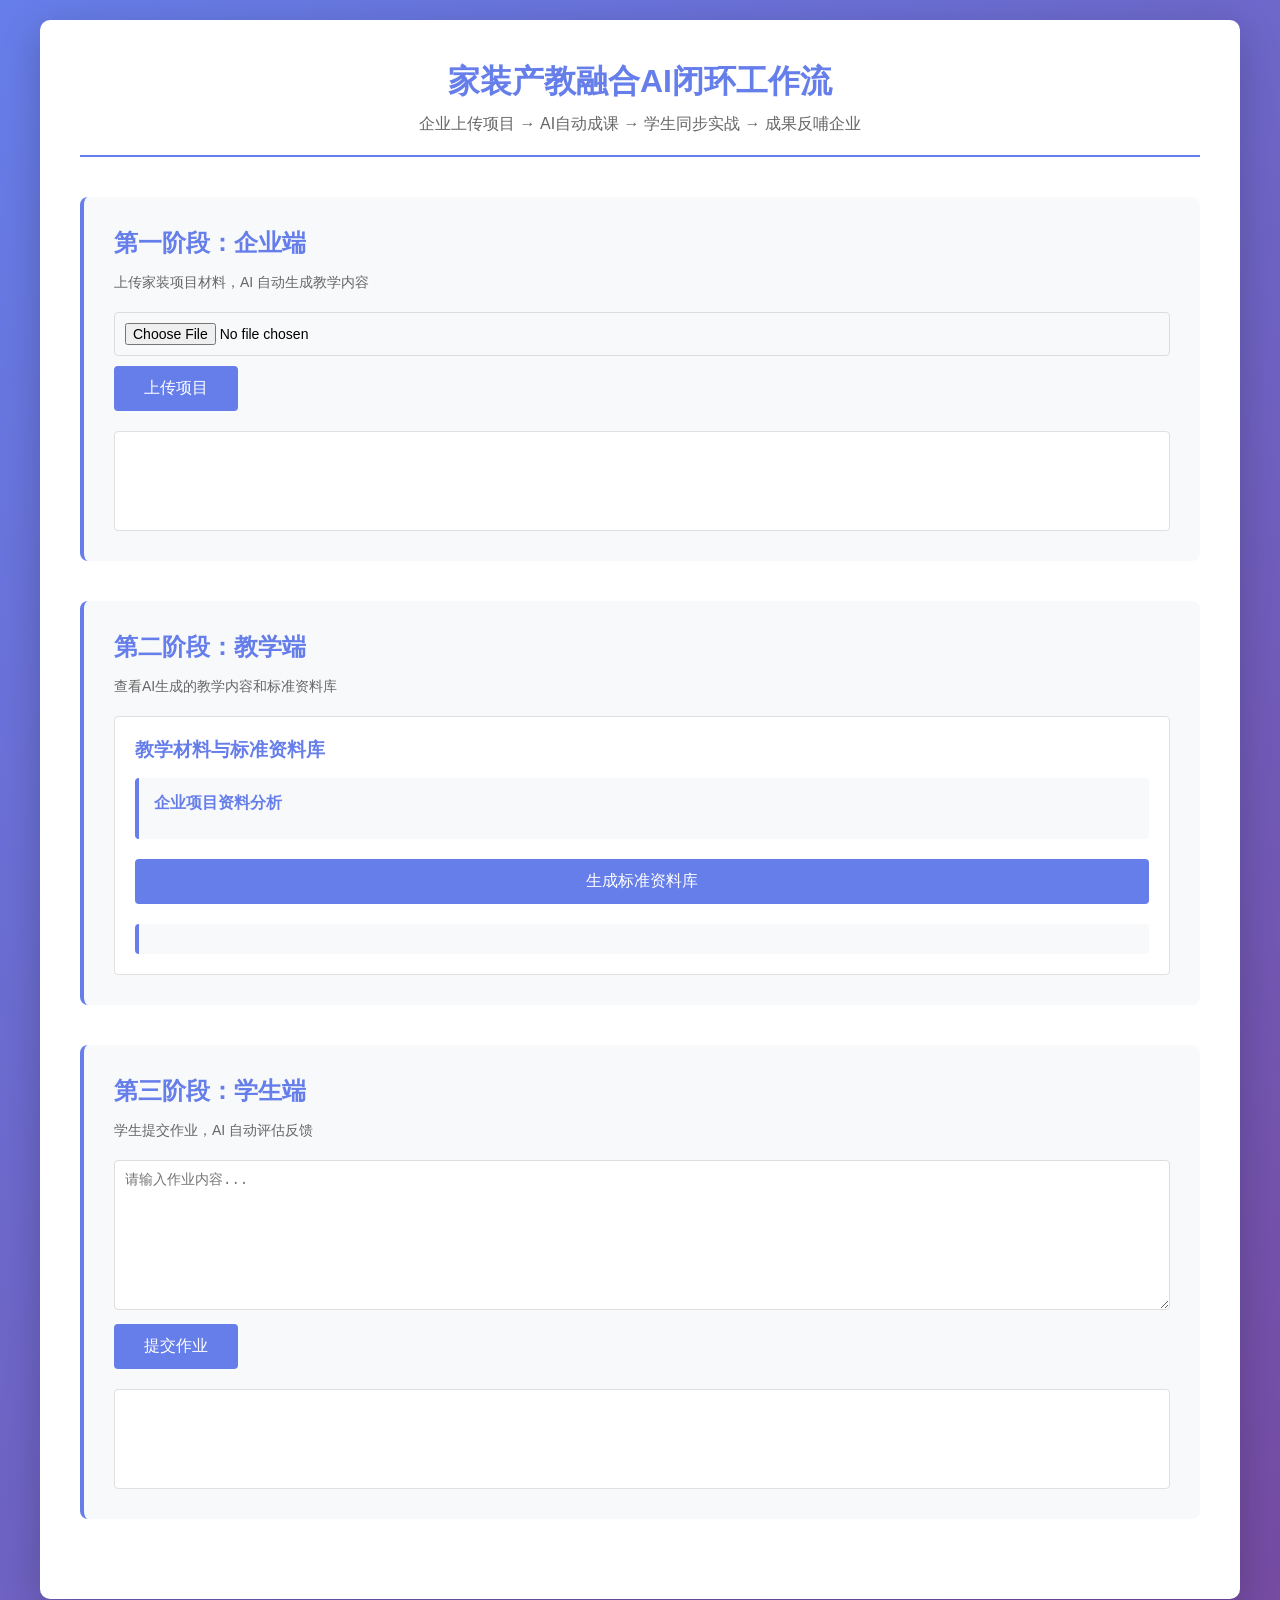
<file: templates/index.html>
<!DOCTYPE html>
<html lang="zh-CN">
<head>
    <meta charset="UTF-8">
    <meta name="viewport" content="width=device-width, initial-scale=1.0">
    <title>家装产教融合AI闭环工作流</title>
    <style>
        * {
            margin: 0;
            padding: 0;
            box-sizing: border-box;
        }
        
        body {
            font-family: 'Microsoft YaHei', Arial, sans-serif;
            background: linear-gradient(135deg, #667eea 0%, #764ba2 100%);
            min-height: 100vh;
            padding: 20px;
        }
        
        .container {
            max-width: 1200px;
            margin: 0 auto;
            background: white;
            border-radius: 10px;
            box-shadow: 0 10px 40px rgba(0,0,0,0.2);
            padding: 40px;
        }
        
        header {
            text-align: center;
            margin-bottom: 40px;
            padding-bottom: 20px;
            border-bottom: 2px solid #667eea;
        }
        
        header h1 {
            color: #667eea;
            font-size: 32px;
            margin-bottom: 10px;
        }
        
        header p {
            color: #666;
            font-size: 16px;
        }
        
        .stage {
            margin-bottom: 40px;
            padding: 30px;
            background: #f8f9fa;
            border-radius: 8px;
            border-left: 4px solid #667eea;
        }
        
        .stage h2 {
            color: #667eea;
            margin-bottom: 15px;
            font-size: 24px;
        }
        
        .stage p {
            color: #666;
            margin-bottom: 20px;
            font-size: 14px;
        }
        
        .upload-area, .submission-area {
            margin-top: 20px;
        }
        
        input[type="file"], textarea {
            width: 100%;
            padding: 10px;
            margin-bottom: 10px;
            border: 1px solid #ddd;
            border-radius: 4px;
            font-size: 14px;
        }
        
        textarea {
            min-height: 150px;
            resize: vertical;
        }
        
        button {
            background: #667eea;
            color: white;
            border: none;
            padding: 12px 30px;
            border-radius: 4px;
            cursor: pointer;
            font-size: 16px;
            transition: background 0.3s;
        }
        
        button:hover {
            background: #764ba2;
        }
        
        .result-area {
            margin-top: 20px;
            padding: 20px;
            background: white;
            border-radius: 4px;
            border: 1px solid #e0e0e0;
            min-height: 100px;
        }
        
        .result-area h3 {
            color: #667eea;
            margin-bottom: 15px;
        }
        
        .result-area p {
            color: #333;
            line-height: 1.6;
        }
        
        /* 新增样式 */
        .materials-section {
            padding: 15px;
            background: #f8f9fa;
            border-radius: 4px;
            border-left: 4px solid #667eea;
            margin-top: 15px;
        }
        
        .section-title {
            color: #667eea;
            margin-bottom: 10px;
            font-size: 16px;
        }
        
        .section-content {
            color: #333;
            line-height: 1.6;
            font-size: 14px;
        }
        
        .generate-area {
            margin-top: 15px;
        }
        
        .generate-area button {
            width: 100%;
        }
        
        .task-list {
            list-style: none;
        }
        
        .task-list li {
            padding: 15px;
            background: #f0f0f0;
            margin-bottom: 10px;
            border-radius: 4px;
        }
        
        .task-list h4 {
            color: #667eea;
            margin-bottom: 10px;
        }
        
        .task-list p {
            color: #666;
            font-size: 14px;
            margin-bottom: 5px;
        }
    </style>
</head>
<body>
    <div class="container">
        <header>
            <h1>家装产教融合AI闭环工作流</h1>
            <p>企业上传项目 → AI自动成课 → 学生同步实战 → 成果反哺企业</p>
        </header>
        
        <main>
            <div class="stage" id="stage1">
                <h2>第一阶段：企业端</h2>
                <p>上传家装项目材料，AI 自动生成教学内容</p>
                <div class="upload-area">
                    <input type="file" id="projectFile" accept=".pdf,.doc,.docx,.txt,.jpg,.png">
                    <button onclick="uploadProject()">上传项目</button>
                </div>
                <div id="courseContent" class="result-area"></div>
            </div>
            
            <div class="stage" id="stage2">
                <h2>第二阶段：教学端</h2>
                <p>查看AI生成的教学内容和标准资料库</p>
                <div class="result-area">
                    <h3>教学材料与标准资料库</h3>
                    
                    <!-- 企业项目资料分析部分 -->
                    <div class="materials-section">
                        <h4 class="section-title">企业项目资料分析</h4>
                        <div id="teachingMaterials" class="section-content"></div>
                    </div>
                    
                    <!-- 标准资料库部分 -->
                    <div class="generate-area" style="margin-top: 20px;">
                        <button onclick="generateMaterials()">生成标准资料库</button>
                    </div>
                    <div id="standardMaterials" class="materials-section" style="margin-top: 20px;"></div>
                </div>
            </div>
            
            <div class="stage" id="stage3">
                <h2>第三阶段：学生端</h2>
                <p>学生提交作业，AI 自动评估反馈</p>
                <div class="submission-area">
                    <textarea id="submissionText" placeholder="请输入作业内容..."></textarea>
                    <button onclick="submitHomework()">提交作业</button>
                </div>
                <div id="feedback" class="result-area"></div>
            </div>
        </main>
    </div>
    
    <script>
        function uploadProject() {
            const fileInput = document.getElementById('projectFile');
            const resultArea = document.getElementById('courseContent');
            
            if (fileInput.files.length === 0) {
                resultArea.innerHTML = '<p style="color: red;">请先选择文件</p>';
                return;
            }
            
            resultArea.innerHTML = '<p>正在上传...</p>';
            
            const formData = new FormData();
            formData.append('file', fileInput.files[0]);
            
            fetch('/upload_project', {
                method: 'POST',
                body: formData
            })
            .then(response => response.json())
            .then(data => {
                if (data.success) {
                    // 获取原始内容
                    let content = data.data.course_content;
                    
                    // 按行过滤
                    const lines = content.split('\n');
                    const filteredLines = lines.filter(line => {
                        // 过滤掉包含错误关键词的行
                        const errorKeywords = [
                            '读取文件失败',
                            'utf-8',
                            'codec',
                            'decode',
                            'invalid start byte',
                            '项目信息：'
                        ];
                        return !errorKeywords.some(keyword => line.includes(keyword));
                    });
                    
                    // 重新组合内容
                    content = filteredLines.join('\n');
                    
                    // 去除【实战任务】
                    content = content.replace(/【实战任务】/g, '');
                    
                    // 去除多余的空行
                    content = content.replace(/\n\s*\n/g, '\n').trim();
                    
                    resultArea.innerHTML = '<h3>生成成功！</h3><p>' + content + '</p>';
                    
                    // 同时更新教学端
                    const teachingMaterials = document.getElementById('teachingMaterials');
                    if (teachingMaterials) {
                        teachingMaterials.innerHTML = '<p>' + content + '</p>';
                    }
                } else {
                    resultArea.innerHTML = '<p style="color: red;">' + data.error + '</p>';
                }
            })
            .catch(error => {
                resultArea.innerHTML = '<p style="color: red;">上传失败：' + error + '</p>';
            });
        }
        
        function generateMaterials() {
            const materialsArea = document.getElementById('standardMaterials');
            
            materialsArea.innerHTML = '<p>正在生成标准资料库...</p>';
            
            // 模拟生成标准资料库
            setTimeout(() => {
                const materials = `
                    <h4 style="color: #667eea; margin-bottom: 10px;">家装设计标准资料库</h4>
                    
                    <h5 style="margin-top: 15px; margin-bottom: 5px;">一、设计规范</h5>
                    <p>1. 空间布局原则：保证动线流畅，功能分区明确</p>
                    <p>2. 色彩搭配：遵循 60-30-10 原则，主色60%，辅助色30%，点缀色10%</p>
                    <p>3. 照明设计：采用基础照明、重点照明、氛围照明三层设计</p>
                    
                    <h5 style="margin-top: 15px; margin-bottom: 5px;">二、常用户型解析</h5>
                    <p>1. 两居室：适合2-4人居住，核心区域为客厅和主卧</p>
                    <p>2. 三居室：适合3-6人居住，需要规划多功能空间</p>
                    <p>3. 四居室：适合4-8人居住，注重私密性和公共空间的平衡</p>
                    
                    <h5 style="margin-top: 15px; margin-bottom: 5px;">三、材料选择指南</h5>
                    <p>1. 地面材料：瓷砖、实木地板、复合地板</p>
                    <p>2. 墙面材料：乳胶漆、壁纸、硅藻泥</p>
                    <p>3. 顶面材料：石膏板吊顶、集成吊顶、裸顶</p>
                    
                    <h5 style="margin-top: 15px; margin-bottom: 5px;">四、预算分配建议</h5>
                    <p>1. 硬装（水电、墙地、吊顶）：40%</p>
                    <p>2. 软装（家具、窗帘、饰品）：30%</p>
                    <p>3. 电器设备：20%</p>
                    <p>4. 备用金：10%</p>
                    
                    <h5 style="margin-top: 15px; margin-bottom: 5px;">五、学生任务清单</h5>
                    <ul class="task-list">
                        <li>
                            <h4>任务1：户型分析</h4>
                            <p>分析给定户型的优缺点，提出改进建议</p>
                        </li>
                        <li>
                            <h4>任务2：方案设计</h4>
                            <p>根据户型特点和用户需求，完成平面布局设计</p>
                        </li>
                        <li>
                            <h4>任务3：材料搭配</h4>
                            <p>选择合适的材料，完成材料方案和预算表</p>
                        </li>
                        <li>
                            <h4>任务4：效果渲染</h4>
                            <p>制作3D效果图，展示最终设计方案</p>
                        </li>
                    </ul>
                `;
                
                materialsArea.innerHTML = materials;
            }, 1500);
        }
        
        function submitHomework() {
            const textInput = document.getElementById('submissionText');
            const resultArea = document.getElementById('feedback');
            
            if (textInput.value.trim() === '') {
                resultArea.innerHTML = '<p style="color: red;">请输入作业内容</p>';
                return;
            }
            
            resultArea.innerHTML = '<p>正在提交...</p>';
            
            fetch('/submit_homework', {
                method: 'POST',
                headers: {
                    'Content-Type': 'application/json'
                },
                body: JSON.stringify({
                    submission: textInput.value
                })
            })
            .then(response => response.json())
            .then(data => {
                if (data.success) {
                    resultArea.innerHTML = '<h3>提交成功！</h3><p>' + data.data.feedback + '</p>';
                } else {
                    resultArea.innerHTML = '<p style="color: red;">' + data.error + '</p>';
                }
            })
            .catch(error => {
                resultArea.innerHTML = '<p style="color: red;">提交失败：' + error + '</p>';
            });
        }
    </script>
</body>
</html>
</file>
